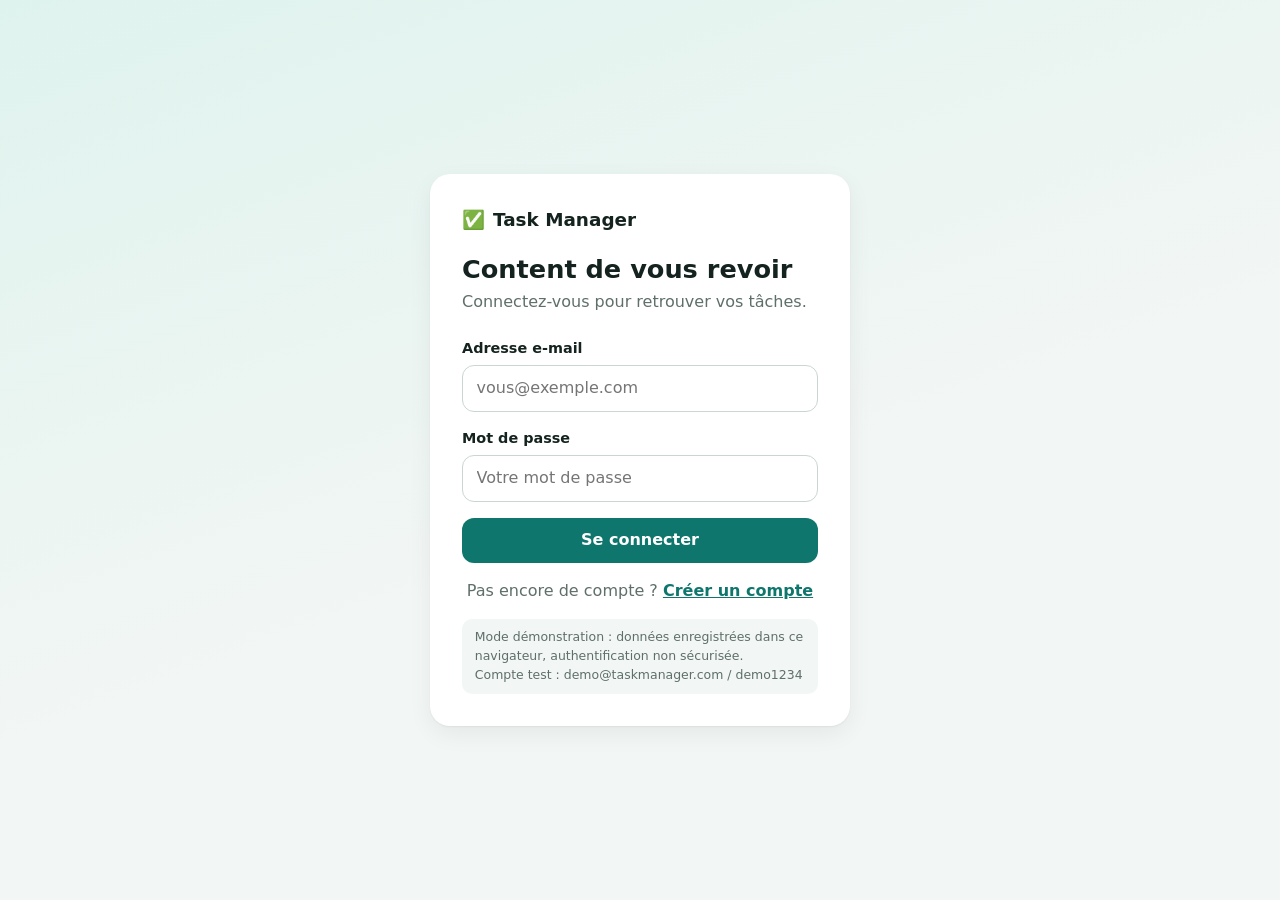
<file: index.html>
<!DOCTYPE html>
<html lang="fr">
<head>
<meta charset="UTF-8">
<meta name="viewport" content="width=device-width, initial-scale=1">
<title>Tableau de bord – Task Manager</title>
<link rel="icon" href="data:image/svg+xml,%3Csvg xmlns=%27http://www.w3.org/2000/svg%27 viewBox=%270 0 100 100%27%3E%3Ctext y=%27.9em%27 font-size=%2790%27%3E✅%3C/text%3E%3C/svg%3E">
<link rel="stylesheet" href="css/style.css">
</head>
<body data-page="dashboard" data-view="dashboard">
<div class="app">
  <aside class="sidebar">
    <div class="logo">✅ <span>Task Manager</span></div>
    <nav aria-label="Navigation principale">
      <a href="#" class="nav-link active" data-view="dashboard">🏠 <span>Tableau de bord</span></a>
      <a href="#" class="nav-link" data-view="tasks">📋 <span>Mes tâches</span></a>
      <a href="#" class="nav-link" data-view="done">✔️ <span>Tâches terminées</span></a>
    </nav>
    <button id="logout-btn" class="nav-link logout" type="button">🚪 <span>Déconnexion</span></button>
  </aside>

  <main class="content">
    <header class="topbar">
      <div>
        <h1 id="greeting">Bonjour 👋</h1>
        <p class="muted">Voici où en sont vos tâches.</p>
      </div>
      <button id="add-btn" class="btn btn-primary" type="button">＋ Ajouter une tâche</button>
    </header>

    <section class="stats" aria-label="Statistiques">
      <div class="stat"><span class="stat-ico s-total">📊</span><div><strong id="stat-total">0</strong><span>Total</span></div></div>
      <div class="stat"><span class="stat-ico s-pending">⏳</span><div><strong id="stat-pending">0</strong><span>En attente</span></div></div>
      <div class="stat"><span class="stat-ico s-progress">🚧</span><div><strong id="stat-progress">0</strong><span>En cours</span></div></div>
      <div class="stat"><span class="stat-ico s-done">✅</span><div><strong id="stat-done">0</strong><span>Terminées</span></div></div>
    </section>

    <section class="panel">
      <div class="panel-head">
        <h2 id="list-title">Toutes les tâches</h2>
        <div class="chips" id="chips" role="group" aria-label="Filtrer par statut">
          <button class="chip active" type="button" data-filter="all">Toutes</button>
          <button class="chip" type="button" data-filter="pending">En attente</button>
          <button class="chip" type="button" data-filter="in_progress">En cours</button>
          <button class="chip" type="button" data-filter="completed">Terminées</button>
        </div>
      </div>
      <div id="task-list" class="task-list"></div>
    </section>
  </main>
</div>

<dialog id="task-dialog" aria-labelledby="dialog-title">
  <form id="task-form" novalidate>
    <h2 id="dialog-title">Nouvelle tâche</h2>
    <div class="field">
      <label for="task-title">Titre</label>
      <input id="task-title" name="title" type="text" maxlength="255" placeholder="Ex. : Préparer la présentation">
      <small class="error" data-error-for="title"></small>
    </div>
    <div class="field">
      <label for="task-desc">Description <span class="muted">(facultative)</span></label>
      <textarea id="task-desc" name="description" rows="3" placeholder="Ajoutez des détails utiles"></textarea>
    </div>
    <div class="field">
      <label for="task-status">Statut</label>
      <select id="task-status" name="status">
        <option value="pending">En attente</option>
        <option value="in_progress">En cours</option>
        <option value="completed">Terminée</option>
      </select>
    </div>
    <div class="dialog-actions">
      <button class="btn btn-ghost" type="button" id="cancel-btn">Annuler</button>
      <button class="btn btn-primary" type="submit">Enregistrer</button>
    </div>
  </form>
</dialog>

<script src="js/api.js"></script>
<script src="js/ui.js"></script>
<script src="js/auth.js"></script>
<script src="js/tasks.js"></script>
</body>
</html>
</file>
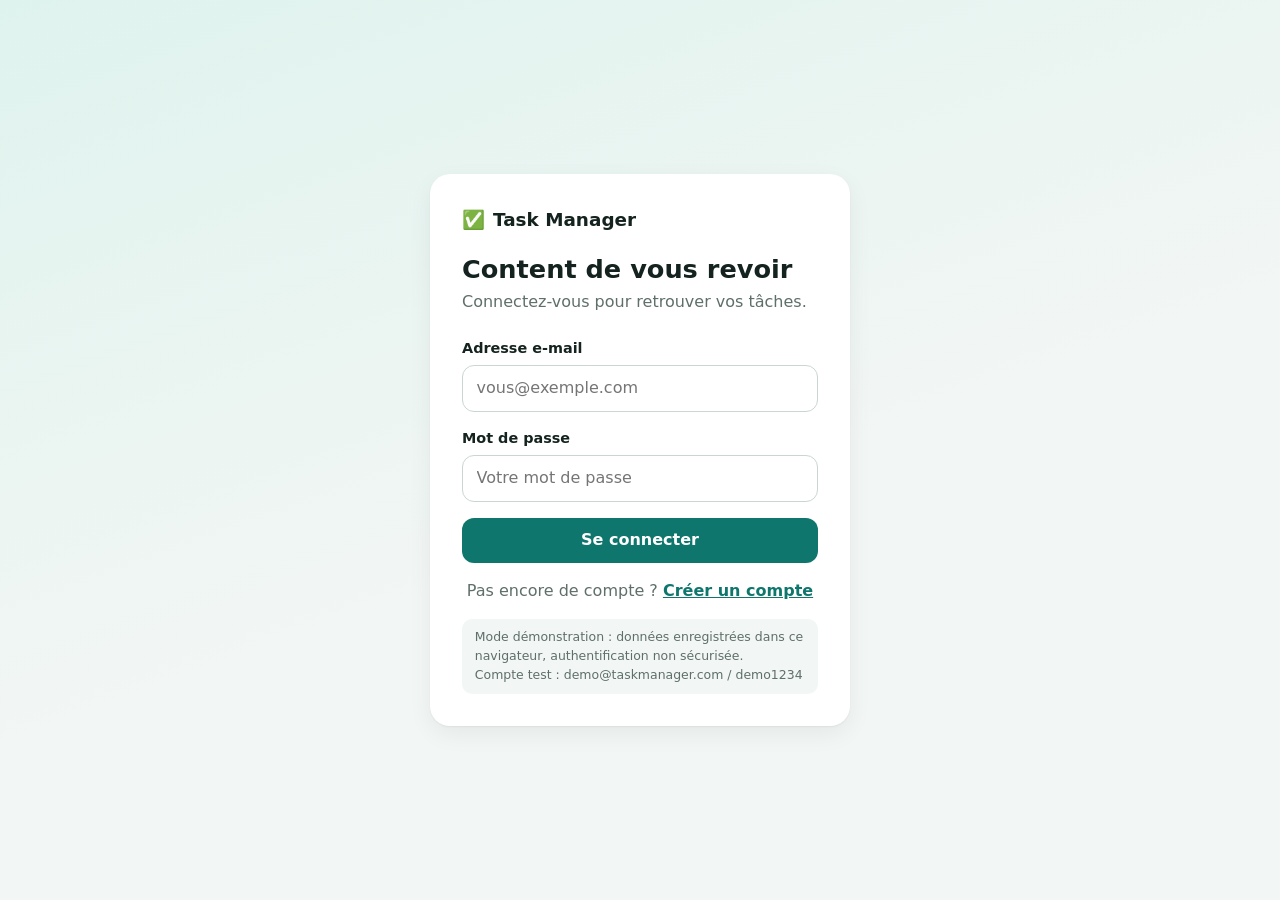
<file: login.html>
<!DOCTYPE html>
<html lang="fr">
<head>
<meta charset="UTF-8">
<meta name="viewport" content="width=device-width, initial-scale=1">
<title>Connexion – Task Manager</title>
<link rel="icon" href="data:image/svg+xml,%3Csvg xmlns=%27http://www.w3.org/2000/svg%27 viewBox=%270 0 100 100%27%3E%3Ctext y=%27.9em%27 font-size=%2790%27%3E✅%3C/text%3E%3C/svg%3E">
<link rel="stylesheet" href="css/style.css">
</head>
<body class="auth-page" data-page="login">
<main class="auth-card">
  <div class="logo">✅ <span>Task Manager</span></div>
  <h1>Content de vous revoir</h1>
  <p class="muted">Connectez-vous pour retrouver vos tâches.</p>
  <form id="login-form" novalidate>
    <div class="field">
      <label for="email">Adresse e-mail</label>
      <input id="email" name="email" type="email" autocomplete="email" placeholder="vous@exemple.com">
      <small class="error" data-error-for="email"></small>
    </div>
    <div class="field">
      <label for="password">Mot de passe</label>
      <input id="password" name="password" type="password" autocomplete="current-password" placeholder="Votre mot de passe">
      <small class="error" data-error-for="password"></small>
    </div>
    <p class="form-error" role="alert"></p>
    <button class="btn btn-primary btn-block" type="submit">Se connecter</button>
  </form>
  <p class="muted center">Pas encore de compte ? <a href="register.html">Créer un compte</a></p>
  <p class="demo-note">Mode démonstration : données enregistrées dans ce navigateur, authentification non sécurisée.<br>Compte test : demo@taskmanager.com / demo1234</p>
</main>
<script src="js/api.js"></script>
<script src="js/ui.js"></script>
<script src="js/auth.js"></script>
</body>
</html>
</file>
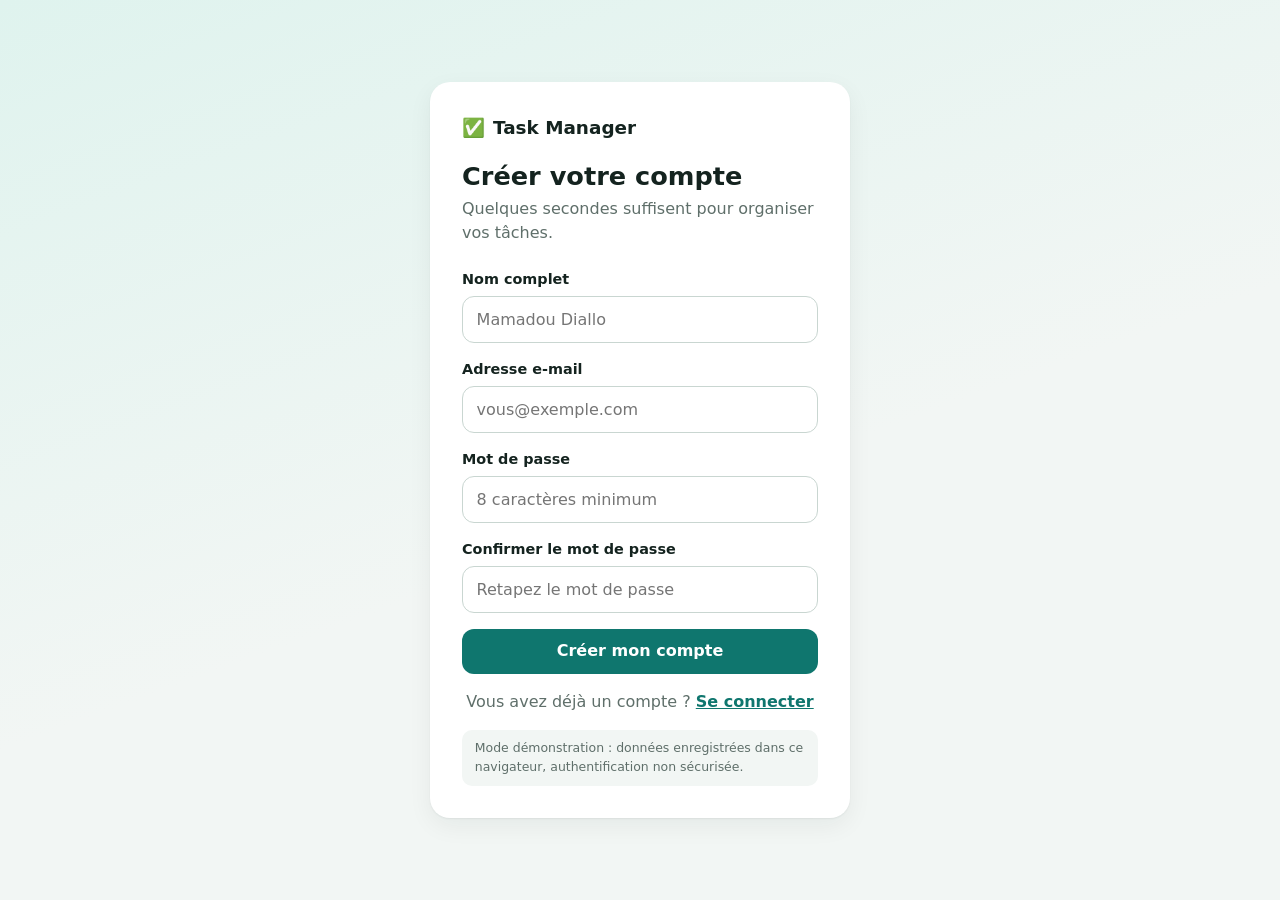
<file: register.html>
<!DOCTYPE html>
<html lang="fr">
<head>
<meta charset="UTF-8">
<meta name="viewport" content="width=device-width, initial-scale=1">
<title>Inscription – Task Manager</title>
<link rel="icon" href="data:image/svg+xml,%3Csvg xmlns=%27http://www.w3.org/2000/svg%27 viewBox=%270 0 100 100%27%3E%3Ctext y=%27.9em%27 font-size=%2790%27%3E✅%3C/text%3E%3C/svg%3E">
<link rel="stylesheet" href="css/style.css">
</head>
<body class="auth-page" data-page="register">
<main class="auth-card">
  <div class="logo">✅ <span>Task Manager</span></div>
  <h1>Créer votre compte</h1>
  <p class="muted">Quelques secondes suffisent pour organiser vos tâches.</p>
  <form id="register-form" novalidate>
    <div class="field">
      <label for="name">Nom complet</label>
      <input id="name" name="name" type="text" autocomplete="name" placeholder="Mamadou Diallo">
      <small class="error" data-error-for="name"></small>
    </div>
    <div class="field">
      <label for="email">Adresse e-mail</label>
      <input id="email" name="email" type="email" autocomplete="email" placeholder="vous@exemple.com">
      <small class="error" data-error-for="email"></small>
    </div>
    <div class="field">
      <label for="password">Mot de passe</label>
      <input id="password" name="password" type="password" autocomplete="new-password" placeholder="8 caractères minimum">
      <small class="error" data-error-for="password"></small>
    </div>
    <div class="field">
      <label for="confirm">Confirmer le mot de passe</label>
      <input id="confirm" name="confirm" type="password" autocomplete="new-password" placeholder="Retapez le mot de passe">
      <small class="error" data-error-for="confirm"></small>
    </div>
    <p class="form-error" role="alert"></p>
    <button class="btn btn-primary btn-block" type="submit">Créer mon compte</button>
  </form>
  <p class="muted center">Vous avez déjà un compte ? <a href="login.html">Se connecter</a></p>
  <p class="demo-note">Mode démonstration : données enregistrées dans ce navigateur, authentification non sécurisée.</p>
</main>
<script src="js/api.js"></script>
<script src="js/ui.js"></script>
<script src="js/auth.js"></script>
</body>
</html>
</file>
<file: css/style.css>
/* Task Manager – feuille de style unique (aucune police ni ressource externe : économise les données mobiles) */
:root{
  --ink:#14231f; --muted:#5f6f6a; --bg:#f2f6f4; --card:#fff; --line:#dfe8e4;
  --primary:#0f766e; --primary-d:#0b5c56; --danger:#b42318;
  --pending:#b45309; --pending-bg:#fef3c7; --progress:#1d4ed8; --progress-bg:#dbeafe; --done:#15803d; --done-bg:#dcfce7;
  --radius:16px; --shadow:0 1px 2px rgba(20,35,31,.06),0 8px 24px rgba(20,35,31,.06);
}
*{box-sizing:border-box}
body{margin:0;font-family:system-ui,-apple-system,"Segoe UI",Roboto,sans-serif;background:var(--bg);color:var(--ink);line-height:1.5}
h1,h2,h3{margin:0;line-height:1.25}
a{color:var(--primary);font-weight:600}
.muted{color:var(--muted);margin:.25rem 0 0}.center{text-align:center}
:focus-visible{outline:3px solid #5eead4;outline-offset:2px}

/* Boutons */
.btn{font:inherit;font-weight:600;border:0;border-radius:12px;padding:.65rem 1.1rem;cursor:pointer;transition:background .15s,transform .1s}
.btn:active{transform:scale(.98)}
.btn-primary{background:var(--primary);color:#fff}.btn-primary:hover{background:var(--primary-d)}
.btn-ghost{background:transparent;color:var(--ink);border:1px solid var(--line)}.btn-ghost:hover{background:var(--bg)}
.btn-soft{background:var(--done-bg);color:var(--done)}.btn-soft:hover{filter:brightness(.96)}
.btn-danger{background:transparent;color:var(--danger);border:1px solid #f3c6c1}.btn-danger:hover{background:#fef2f1}
.btn-block{width:100%}

/* Formulaires */
.field{margin-bottom:1rem}
label{display:block;font-weight:600;font-size:.9rem;margin-bottom:.35rem}
input,textarea,select{width:100%;font:inherit;color:inherit;background:#fff;border:1px solid #c9d6d1;border-radius:12px;padding:.65rem .85rem}
input:focus,textarea:focus,select:focus{outline:none;border-color:var(--primary);box-shadow:0 0 0 3px rgba(15,118,110,.18)}
.invalid{border-color:var(--danger)!important}
.error{display:block;color:var(--danger);font-size:.82rem;margin-top:.25rem}
.form-error{color:var(--danger);font-size:.9rem;margin:0 0 .75rem}.form-error:empty{display:none}

/* Pages d'authentification */
.auth-page{min-height:100vh;display:grid;place-items:center;padding:1rem;background:linear-gradient(160deg,#dff3ee,#f2f6f4 55%)}
.auth-card{width:100%;max-width:420px;background:var(--card);border-radius:20px;box-shadow:var(--shadow);padding:2rem}
.auth-card h1{font-size:1.6rem;margin-top:1.25rem}
.auth-card form{margin:1.5rem 0 1rem}
.demo-note{font-size:.78rem;color:var(--muted);background:var(--bg);border-radius:10px;padding:.6rem .8rem;margin:1rem 0 0}
.logo{font-weight:800;font-size:1.15rem;display:flex;align-items:center;gap:.5rem}

/* Application */
.app{display:grid;grid-template-columns:250px 1fr;min-height:100vh}
.sidebar{background:var(--card);border-right:1px solid var(--line);padding:1.5rem 1rem;display:flex;flex-direction:column;gap:1.5rem;position:sticky;top:0;height:100vh}
.sidebar nav{display:flex;flex-direction:column;gap:.25rem;flex:1}
.nav-link{display:flex;align-items:center;gap:.7rem;padding:.7rem .9rem;border-radius:12px;color:var(--muted);text-decoration:none;font:inherit;font-weight:600;background:none;border:0;cursor:pointer;text-align:left;white-space:nowrap}
.nav-link:hover{background:var(--bg);color:var(--ink)}
.nav-link.active{background:#d9f0ec;color:var(--primary-d)}
.logout:hover{color:var(--danger)}
.content{padding:2rem;max-width:1100px;width:100%}
.topbar{display:flex;justify-content:space-between;align-items:center;gap:1rem;flex-wrap:wrap;margin-bottom:1.5rem}
.topbar h1{font-size:1.7rem}

.stats{display:grid;grid-template-columns:repeat(4,1fr);gap:1rem;margin-bottom:1.5rem}
body:not([data-view="dashboard"]) .stats{display:none}
.stat{background:var(--card);border-radius:var(--radius);padding:1rem 1.1rem;display:flex;align-items:center;gap:.85rem;box-shadow:var(--shadow)}
.stat strong{display:block;font-size:1.6rem;line-height:1.1}.stat div span{color:var(--muted);font-size:.85rem}
.stat-ico{width:44px;height:44px;border-radius:12px;display:grid;place-items:center;font-size:1.25rem}
.s-total{background:#e2e8f0}.s-pending{background:var(--pending-bg)}.s-progress{background:var(--progress-bg)}.s-done{background:var(--done-bg)}

.panel{background:var(--card);border-radius:var(--radius);box-shadow:var(--shadow);padding:1.25rem}
.panel-head{display:flex;justify-content:space-between;align-items:center;gap:1rem;flex-wrap:wrap;margin-bottom:1rem}
.panel-head h2{font-size:1.15rem}
.chips{display:flex;gap:.4rem;flex-wrap:wrap}
body[data-view="done"] .chips{display:none}
.chip{font:inherit;font-size:.85rem;font-weight:600;border:1px solid var(--line);background:#fff;color:var(--muted);border-radius:999px;padding:.35rem .85rem;cursor:pointer}
.chip.active{background:var(--primary);border-color:var(--primary);color:#fff}

.task-list{display:flex;flex-direction:column;gap:.75rem}
.task{display:flex;justify-content:space-between;gap:1rem;align-items:center;border:1px solid var(--line);border-radius:14px;padding:1rem;border-left:5px solid var(--pending)}
.task.in_progress{border-left-color:var(--progress)}.task.completed{border-left-color:var(--done)}
.task.completed h3{text-decoration:line-through;color:var(--muted)}
.task h3{font-size:1.02rem;overflow-wrap:anywhere}
.task p{margin:.25rem 0 .6rem;color:var(--muted);font-size:.92rem;overflow-wrap:anywhere}
.meta{display:flex;gap:.75rem;align-items:center;flex-wrap:wrap;font-size:.8rem;color:var(--muted)}
.badge{font-weight:700;border-radius:999px;padding:.15rem .65rem;font-size:.78rem}
.badge.pending{background:var(--pending-bg);color:var(--pending)}.badge.in_progress{background:var(--progress-bg);color:var(--progress)}.badge.completed{background:var(--done-bg);color:var(--done)}
.task-actions{display:flex;gap:.4rem;flex-wrap:wrap;justify-content:flex-end}
.task-actions .btn{padding:.45rem .8rem;font-size:.85rem}
.empty{text-align:center;padding:2.5rem 1rem;color:var(--muted)}
.empty .big{font-size:2.5rem}.empty h3{color:var(--ink);margin:.5rem 0 .25rem}.empty .btn{margin-top:1rem}

/* Fenêtre modale */
dialog{border:0;border-radius:20px;padding:0;width:min(480px,calc(100% - 2rem));box-shadow:0 20px 60px rgba(0,0,0,.25);color:var(--ink)}
dialog[open]{animation:pop .2s ease-out}
dialog::backdrop{background:rgba(20,35,31,.45)}
dialog form{padding:1.5rem}dialog h2{margin-bottom:1.25rem;font-size:1.25rem}
.dialog-actions{display:flex;justify-content:flex-end;gap:.5rem;margin-top:.5rem}
.toast{position:fixed;left:50%;bottom:1.25rem;transform:translateX(-50%);background:var(--ink);color:#fff;padding:.7rem 1.1rem;border-radius:12px;font-size:.9rem;z-index:50;max-width:calc(100% - 2rem)}
.toast.error{background:var(--danger)}
@keyframes pop{from{opacity:0;transform:scale(.96)}to{opacity:1;transform:scale(1)}}
@media (prefers-reduced-motion:reduce){*{animation:none!important;transition:none!important}}

/* Tablette */
@media (max-width:1000px){.stats{grid-template-columns:repeat(2,1fr)}.app{grid-template-columns:200px 1fr}}
/* Mobile : la navigation passe en barre horizontale en haut */
@media (max-width:760px){
  .app{grid-template-columns:1fr}
  .sidebar{height:auto;flex-direction:row;align-items:center;gap:.5rem;padding:.6rem;border-right:0;border-bottom:1px solid var(--line);overflow-x:auto;z-index:10}
  .sidebar .logo span{display:none}
  .sidebar nav{flex-direction:row;flex:1}
  .nav-link{padding:.55rem .75rem;font-size:.88rem}
  .content{padding:1.1rem}
  .task{flex-direction:column;align-items:stretch}.task-actions{justify-content:flex-start}
  .topbar .btn{width:100%}
}
@media (max-width:380px){.stats{grid-template-columns:1fr}}
</file>
